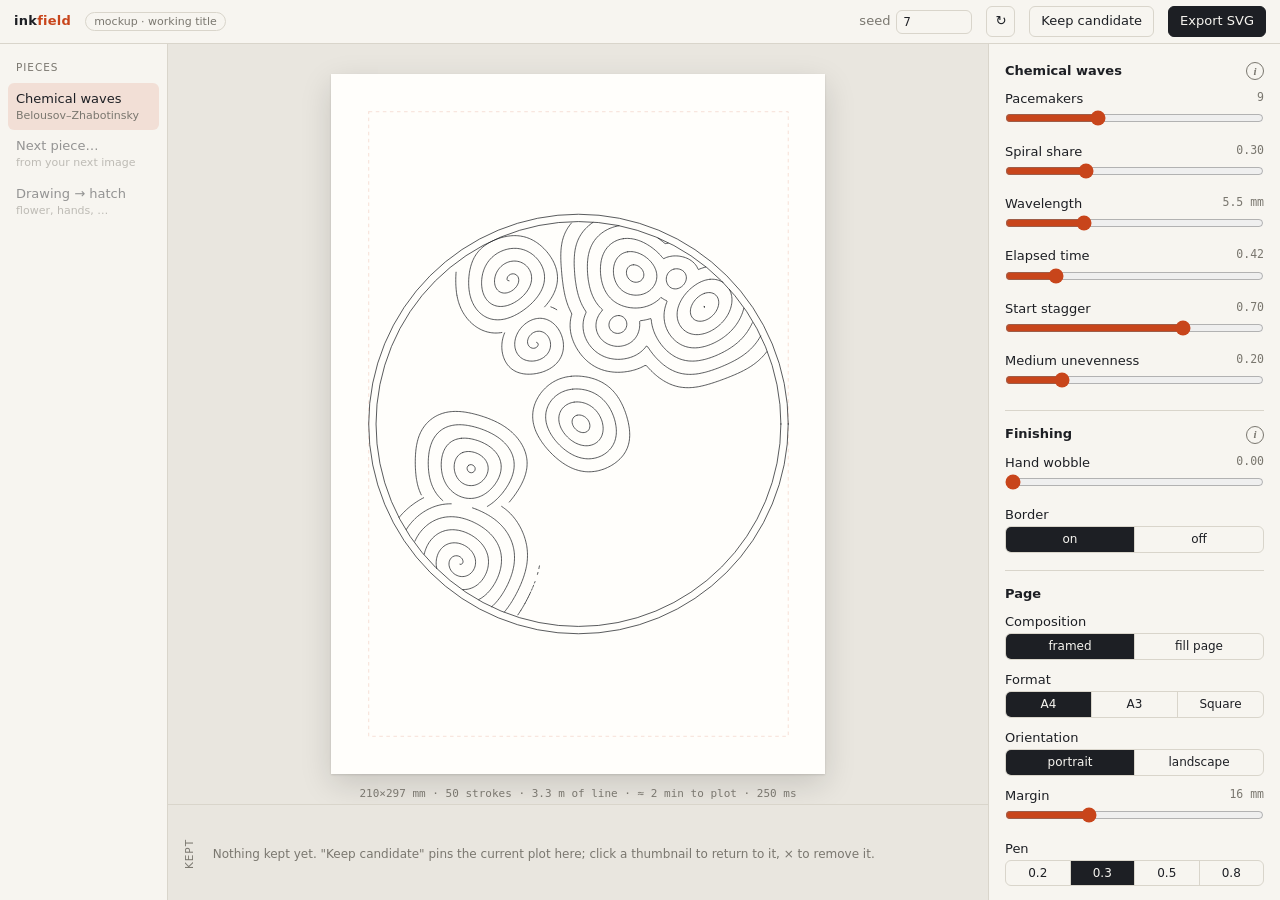
<file: docs/superpowers/specs/2026-11-10-inkfield-mockup.html>
<!DOCTYPE html>
<html lang="en">
<head>
<meta charset="utf-8">
<meta name="viewport" content="width=device-width, initial-scale=1">
<title>Studio mockup</title>
<style>
  :root {
    --desk: #e9e6df;
    --panel: #f7f5f0;
    --line: #d9d5cb;
    --ink: #1d1f24;
    --muted: #7a776f;
    --accent: #c8451b;
    --paper: #fffefb;
    --mono: ui-monospace, "JetBrains Mono", "SF Mono", Menlo, monospace;
  }
  @media (prefers-color-scheme: dark) {
    :root {
      --desk: #17181a; --panel: #1f2023; --line: #303236;
      --ink: #e8e6e1; --muted: #8d8a83; --accent: #ef6a3c; --paper: #f6f3ea;
    }
  }
  * { box-sizing: border-box; }
  html, body { height: 100%; margin: 0; }
  body {
    font: 13px/1.4 system-ui, -apple-system, "Segoe UI", sans-serif;
    color: var(--ink); background: var(--desk);
    display: grid;
    grid-template: 44px 1fr 96px / 168px 1fr 292px;
    grid-template-areas: "top top top" "rail stage panel" "rail tray panel";
  }
  button { font: inherit; color: inherit; cursor: pointer; }

  /* top bar */
  header {
    grid-area: top; display: flex; align-items: center; gap: 14px;
    padding: 0 14px; background: var(--panel); border-bottom: 1px solid var(--line);
  }
  .mark { font-weight: 650; letter-spacing: .02em; }
  .mark span { color: var(--accent); }
  .mocktag { font-size: 11px; color: var(--muted); border: 1px solid var(--line); border-radius: 99px; padding: 1px 8px; }
  .spacer { flex: 1; }
  .seed { display: flex; align-items: center; gap: 6px; color: var(--muted); }
  .seed input {
    width: 76px; font: 12px var(--mono); color: var(--ink); background: transparent;
    border: 1px solid var(--line); border-radius: 6px; padding: 4px 6px;
  }
  .btn {
    border: 1px solid var(--line); background: transparent; border-radius: 6px; padding: 5px 11px;
  }
  .btn:hover { border-color: var(--muted); }
  .btn.primary { background: var(--ink); color: var(--panel); border-color: var(--ink); }
  .btn.icon { padding: 5px 8px; }

  /* left rail */
  nav { grid-area: rail; background: var(--panel); border-right: 1px solid var(--line); padding: 12px 8px; overflow: auto; }
  .cap { font-size: 10.5px; letter-spacing: .09em; text-transform: uppercase; color: var(--muted); margin: 4px 8px 8px; }
  .piece { display: block; width: 100%; text-align: left; border: 0; background: none; padding: 7px 8px; border-radius: 6px; }
  .piece small { display: block; color: var(--muted); font-size: 11px; }
  .piece.on { background: color-mix(in srgb, var(--accent) 12%, transparent); }
  .piece.ghost { opacity: .45; cursor: default; }

  /* stage */
  main { grid-area: stage; position: relative; min: 0; overflow: hidden; display: grid; place-items: center; padding: 22px; }
  #paper { background: var(--paper); box-shadow: 0 1px 2px rgba(0,0,0,.12), 0 10px 30px rgba(0,0,0,.14); display: block; }
  .stats {
    position: absolute; left: 0; right: 0; bottom: 4px; text-align: center;
    font: 11px var(--mono); color: var(--muted);
  }

  /* candidates tray */
  footer { grid-area: tray; border-top: 1px solid var(--line); display: flex; align-items: center; gap: 10px; padding: 8px 14px; overflow-x: auto; }
  footer .cap { margin: 0 6px 0 0; writing-mode: vertical-rl; transform: rotate(180deg); }
  .thumb { height: 76px; background: var(--paper); border: 1px solid var(--line); border-radius: 4px; padding: 0; flex: none; }
  .thumb { position: relative; cursor: pointer; }
  .thumb:hover { border-color: var(--accent); }
  .thumb .del { position: absolute; top: -7px; right: -7px; width: 18px; height: 18px; border-radius: 50%; border: 0; padding: 0;
    background: var(--ink); color: var(--panel); font-size: 12px; line-height: 18px; display: none; }
  .thumb:hover .del { display: block; }
  footer { padding-top: 12px; overflow-y: hidden; }
  .thumb svg { height: 100%; display: block; }
  .empty { color: var(--muted); font-size: 12px; }

  /* right panel */
  aside { grid-area: panel; background: var(--panel); border-left: 1px solid var(--line); overflow: auto; padding: 4px 16px 24px; }
  section { padding: 14px 0 6px; border-bottom: 1px solid var(--line); }
  section:last-child { border: 0; }
  .sechead { display: flex; align-items: center; gap: 8px; margin-bottom: 10px; }
  .sechead h2 { font-size: 13px; margin: 0; font-weight: 600; flex: 1; }
  .info-btn {
    width: 18px; height: 18px; border-radius: 50%; border: 1px solid var(--muted); background: none;
    font: italic 600 11px Georgia, serif; color: var(--muted); padding: 0; line-height: 1;
  }
  .info-btn[aria-expanded="true"] { background: var(--ink); color: var(--panel); border-color: var(--ink); }
  .info { display: none; font-size: 12px; color: var(--muted); margin: 0 0 12px; padding: 9px 11px; border-left: 2px solid var(--accent); background: color-mix(in srgb, var(--ink) 4%, transparent); }
  .info.open { display: block; }
  .info code { font: 11px var(--mono); color: var(--ink); }

  .row { margin-bottom: 11px; }
  .row .lbl { display: flex; justify-content: space-between; margin-bottom: 2px; }
  .row .lbl output { font: 11.5px var(--mono); color: var(--muted); }
  input[type=range] { width: 100%; margin: 0; height: 16px; accent-color: var(--accent); }
  .seg { display: flex; border: 1px solid var(--line); border-radius: 6px; overflow: hidden; }
  .seg button { flex: 1; border: 0; background: none; padding: 4px 0; border-right: 1px solid var(--line); font-size: 12px; }
  .seg button:last-child { border: 0; }
  .seg button.on { background: var(--ink); color: var(--panel); }
</style>
</head>
<body>

<header>
  <div class="mark">ink<span>field</span></div>
  <span class="mocktag">mockup · working title</span>
  <div class="spacer"></div>
  <label class="seed">seed <input id="seed" type="number" value="7"></label>
  <button class="btn icon" id="dice" title="New random seed">↻</button>
  <button class="btn" id="keep">Keep candidate</button>
  <button class="btn primary" id="export">Export SVG</button>
</header>

<nav>
  <div class="cap">Pieces</div>
  <button class="piece on">Chemical waves<small>Belousov–Zhabotinsky</small></button>
  <button class="piece ghost">Next piece…<small>from your next image</small></button>
  <button class="piece ghost">Drawing → hatch<small>flower, hands, …</small></button>
</nav>

<main id="stage">
  <svg id="paper" xmlns="http://www.w3.org/2000/svg"></svg>
  <div class="stats" id="stats"></div>
</main>

<footer id="tray">
  <div class="cap">Kept</div>
  <span class="empty" id="empty">Nothing kept yet. "Keep candidate" pins the current plot here; click a thumbnail to return to it, × to remove it.</span>
</footer>

<aside id="panel"></aside>

<script>
/* ---------- controls are declared as data; the panel is built from this ---------- */
const SECTIONS = [
  { title: "Chemical waves", info:
    `Each <b>pacemaker</b> starts emitting waves at its own moment. A point in the dish is claimed by whichever wave reaches it first, so the medium is described by one field: <code>arrival(x) = min(delay + distance)</code>. Pen lines are the level curves of that field, one per <b>wavelength</b>. Spirals add a twist proportional to the angle around their core. Where two wave systems meet they cancel, which gives the cusped seams.`,
    rows: [
      { k: "sources", label: "Pacemakers", min: 1, max: 24, step: 1, v: 9 },
      { k: "spirals", label: "Spiral share", min: 0, max: 1, step: .01, v: .3 },
      { k: "lambda",  label: "Wavelength", min: 2, max: 14, step: .1, v: 5.5, unit: " mm" },
      { k: "age",     label: "Elapsed time", min: .08, max: 2, step: .01, v: .42 },
      { k: "stagger", label: "Start stagger", min: 0, max: 1, step: .01, v: .7 },
      { k: "uneven",  label: "Medium unevenness", min: 0, max: 1, step: .01, v: .2 },
    ]},
  { title: "Finishing", info:
    `Effects that work on any piece, because every piece hands over plain pen strokes.`,
    rows: [
      { k: "wobble", label: "Hand wobble", min: 0, max: 1, step: .01, v: 0 },
      { k: "rim", label: "Border", seg: ["on", "off"], v: "on" },
    ]},
  { title: "Page", rows: [
      { k: "frame", label: "Composition", seg: ["framed", "fill page"], v: "framed" },
      { k: "format", label: "Format", seg: ["A4", "A3", "Square"], v: "A4" },
      { k: "orient", label: "Orientation", seg: ["portrait", "landscape"], v: "portrait" },
      { k: "margin", label: "Margin", min: 5, max: 40, step: 1, v: 16, unit: " mm" },
      { k: "pen", label: "Pen", seg: ["0.2", "0.3", "0.5", "0.8"], v: "0.3" },
    ]},
];
const S = {};
const panel = document.getElementById("panel");
const widgets = {};

for (const sec of SECTIONS) {
  const el = document.createElement("section");
  el.innerHTML = `<div class="sechead"><h2>${sec.title}</h2>${sec.info ? '<button class="info-btn" aria-expanded="false" title="About">i</button>' : ""}</div>${sec.info ? `<p class="info">${sec.info}</p>` : ""}`;
  const ib = el.querySelector(".info-btn");
  if (ib) ib.onclick = () => { const open = el.querySelector(".info").classList.toggle("open"); ib.setAttribute("aria-expanded", open); };
  for (const r of sec.rows) {
    S[r.k] = r.v;
    const row = document.createElement("div"); row.className = "row";
    if (r.seg) {
      row.innerHTML = `<div class="lbl"><span>${r.label}</span></div><div class="seg">${r.seg.map(o => `<button data-v="${o}">${o}</button>`).join("")}</div>`;
      const sync = () => row.querySelectorAll("button").forEach(b => b.classList.toggle("on", b.dataset.v === S[r.k]));
      row.querySelectorAll("button").forEach(b => b.onclick = () => { S[r.k] = b.dataset.v; sync(); schedule(); });
      widgets[r.k] = sync; sync();
    } else {
      row.innerHTML = `<div class="lbl"><span>${r.label}</span><output></output></div><input type="range" min="${r.min}" max="${r.max}" step="${r.step}">`;
      const inp = row.querySelector("input"), out = row.querySelector("output");
      const sync = () => { inp.value = S[r.k]; out.textContent = (+S[r.k]).toFixed(r.step < 1 ? (r.step < .1 ? 2 : 1) : 0) + (r.unit || ""); };
      inp.oninput = () => { S[r.k] = +inp.value; sync(); schedule(); };
      widgets[r.k] = sync; sync();
    }
    el.appendChild(row);
  }
  panel.appendChild(el);
}

/* ---------- the piece (throwaway sketch of the arrival-time idea) ---------- */
function rng(seed) { let a = seed >>> 0; return () => { a |= 0; a = a + 0x6D2B79F5 | 0; let t = Math.imul(a ^ a >>> 15, 1 | a); t = t + Math.imul(t ^ t >>> 7, 61 | t) ^ t; return ((t ^ t >>> 14) >>> 0) / 4294967296; }; }

function pageSize() {
  let [w, h] = { A4: [210, 297], A3: [297, 420], Square: [250, 250] }[S.format];
  if (S.orient === "landscape") [w, h] = [h, w];
  return [w, h];
}

function generate(seed) {
  const [W, H] = pageSize();
  const cx = W / 2, cy = H / 2;
  const R = Math.min(W, H) / 2 - S.margin;
  const rimGap = S.rim === "on" ? R * 0.035 : 0;
  const Rd = R - rimGap;                     // radius of the drawable medium
  const rand = rng(seed * 7919 + 13);
  const lam = S.lambda, age = S.age * Rd;

  // region the medium occupies: a dish, or the whole page inside the margin
  const fill = S.frame === "fill page";
  const bx = fill ? S.margin + rimGap : cx - Rd, by = fill ? S.margin + rimGap : cy - Rd;
  const bw = fill ? W - 2 * bx : 2 * Rd, bh = fill ? H - 2 * by : 2 * Rd;
  const inside = fill ? (x, y) => x >= bx && x <= bx + bw && y >= by && y <= by + bh
                      : (x, y) => Math.hypot(x - cx, y - cy) <= Rd;
  const src = [];
  for (let i = 0; i < S.sources; i++) {
    const r1 = rand(), r2 = rand();
    const a = r1 * 6.2832, r = Math.sqrt(r2) * Rd * 0.92;
    src.push({ x: fill ? bx + r1 * bw : cx + r * Math.cos(a), y: fill ? by + r2 * bh : cy + r * Math.sin(a),
      delay: rand() * S.stagger * age, spiral: rand() < S.spirals,
      chir: rand() < .5 ? 1 : -1, ph: rand() });
  }
  const wa = S.uneven * lam * 1.2, k1 = 6.2832 / (Rd * .9), k2 = 6.2832 / (Rd * .47);
  const p1 = rand() * 6.28, p2 = rand() * 6.28, p3 = rand() * 6.28, p4 = rand() * 6.28;

  const cell = Math.min(bw, bh) / 280, nx = Math.ceil(bw / cell), ny = Math.ceil(bh / cell);
  const x0 = bx, y0 = by, dx = bw / nx, dy = bh / ny, m = nx + 1, my = ny + 1;
  const F = new Float32Array(m * my), G = new Float32Array(m * my), UB = new Float32Array(m * my);
  const WN = new Int16Array(m * my);
  for (let j = 0; j < my; j++) for (let i = 0; i < m; i++) {
    const px = x0 + i * dx, py = y0 + j * dy;
    const qx = px + wa * (Math.sin(k1 * py + p1) + .5 * Math.sin(k2 * py + p2));
    const qy = py + wa * (Math.sin(k1 * px + p3) + .5 * Math.sin(k2 * px + p4));
    let best = 1e9, bi = 0;
    for (let s = 0; s < src.length; s++) {
      const t = src[s].delay + Math.hypot(qx - src[s].x, qy - src[s].y);
      if (t < best) { best = t; bi = s; }
    }
    const s = src[bi], ub = (age - best) / lam;
    let u = ub;
    if (s.spiral) u += s.chir * Math.atan2(qy - s.y, qx - s.x) / 6.2832 + s.ph;
    const id = j * m + i;
    F[id] = Math.sin(6.2832 * u); G[id] = Math.cos(6.2832 * u); UB[id] = ub; WN[id] = s.spiral ? bi + 1 : 0;
  }

  // marching squares on F = 0 (only the G > 0 crossing: one line per wavelength)
  const TAB = { 1: [[3, 0]], 2: [[0, 1]], 3: [[3, 1]], 4: [[1, 2]], 5: [[3, 0], [1, 2]], 6: [[0, 2]], 7: [[3, 2]],
    8: [[2, 3]], 9: [[0, 2]], 10: [[0, 1], [2, 3]], 11: [[1, 2]], 12: [[3, 1]], 13: [[0, 1]], 14: [[3, 0]] };
  const segs = [], at = new Map();
  const push = (key, si) => { const l = at.get(key); l ? l.push(si) : at.set(key, [si]); };
  for (let j = 0; j < ny; j++) for (let i = 0; i < nx; i++) {
    const a = j * m + i, b = a + 1, c = a + m + 1, e = a + m;
    if (G[a] <= 0 || G[b] <= 0 || G[c] <= 0 || G[e] <= 0) continue;
    if (UB[a] < -.5 || UB[b] < -.5 || UB[c] < -.5 || UB[e] < -.5) continue;
    if ((WN[a] | WN[b] | WN[c] | WN[e]) && !(WN[a] === WN[b] && WN[b] === WN[c] && WN[c] === WN[e])) continue;
    const idx = (F[a] > 0) | (F[b] > 0) << 1 | (F[c] > 0) << 2 | (F[e] > 0) << 3;
    const t = TAB[idx]; if (!t) continue;
    const X = x0 + i * dx, Y = y0 + j * dy;
    const edge = q => {
      if (q === 0) { const f = F[a] / (F[a] - F[b]); return [a * 2, X + f * dx, Y]; }
      if (q === 1) { const f = F[b] / (F[b] - F[c]); return [b * 2 + 1, X + dx, Y + f * dy]; }
      if (q === 2) { const f = F[e] / (F[e] - F[c]); return [e * 2, X + f * dx, Y + dy]; }
      const f = F[a] / (F[a] - F[e]); return [a * 2 + 1, X, Y + f * dy];
    };
    for (const [qa, qb] of t) {
      const A = edge(qa), B = edge(qb), si = segs.length;
      segs.push([A, B]); push(A[0], si); push(B[0], si);
    }
  }
  // chain segments into polylines
  const used = new Uint8Array(segs.length), lines = [];
  const walk = (key, out) => {
    for (;;) {
      const l = at.get(key); let nx = -1;
      for (const si of l) if (!used[si]) { nx = si; break; }
      if (nx < 0) return;
      used[nx] = 1;
      const [A, B] = segs[nx], far = A[0] === key ? B : A;
      out.push([far[1], far[2]]); key = far[0];
    }
  };
  for (let si = 0; si < segs.length; si++) {
    if (used[si]) continue; used[si] = 1;
    const [A, B] = segs[si];
    const fwd = [[B[1], B[2]]]; walk(B[0], fwd);
    const back = [[A[1], A[2]]]; walk(A[0], back);
    lines.push(back.reverse().concat(fwd));
  }
  // finishing: wobble, then clip to the dish
  const wb = S.wobble * 1.1, out = [];
  for (const ln of lines) {
    let cur = [];
    for (let [x, y] of ln) {
      if (wb) { x += wb * Math.sin(x * .83 + y * 1.31); y += wb * Math.cos(x * 1.07 - y * .71); }
      if (inside(x, y)) cur.push([x, y]);
      else { if (cur.length > 2) out.push(cur); cur = []; }
    }
    if (cur.length > 2) out.push(cur);
  }
  return { W, H, cx, cy, R, Rd, fill, bx, by, bw, bh, lines: out };
}

/* ---------- preview / export ---------- */
const paper = document.getElementById("paper"), stage = document.getElementById("stage");
let last = null;

function svgBody(g, forExport) {
  let len = 0;
  const d = g.lines.map(l => {
    for (let i = 1; i < l.length; i++) len += Math.hypot(l[i][0] - l[i - 1][0], l[i][1] - l[i - 1][1]);
    return "M" + l.map(p => p[0].toFixed(2) + " " + p[1].toFixed(2)).join("L");
  }).join("");
  let rim = "";
  if (S.rim === "on") {
    if (g.fill) {
      const m = S.margin;
      rim = `<rect x="${g.bx.toFixed(2)}" y="${g.by.toFixed(2)}" width="${g.bw.toFixed(2)}" height="${g.bh.toFixed(2)}"/><rect x="${m}" y="${m}" width="${g.W - 2 * m}" height="${g.H - 2 * m}"/>`;
      len += 2 * (g.bw + g.bh) + 2 * (g.W + g.H - 4 * m);
    } else {
      rim = `<circle cx="${g.cx}" cy="${g.cy}" r="${g.Rd.toFixed(2)}"/><circle cx="${g.cx}" cy="${g.cy}" r="${g.R.toFixed(2)}"/>`;
      len += 6.2832 * (g.R + g.Rd);
    }
  }
  const guide = forExport ? "" : `<rect x="${S.margin}" y="${S.margin}" width="${g.W - 2 * S.margin}" height="${g.H - 2 * S.margin}" fill="none" stroke="#c8451b" stroke-opacity=".28" stroke-width=".25" stroke-dasharray="1.5 1.5"/>`;
  g.len = len; g.count = g.lines.length + (S.rim === "on" ? 2 : 0);
  return `${guide}<g fill="none" stroke="#15171c" stroke-width="${S.pen}" stroke-linecap="round" stroke-linejoin="round">${rim}<path d="${d}"/></g>`;
}

function fit() {
  if (!last) return;
  const k = Math.min((stage.clientWidth - 44) / last.W, (stage.clientHeight - 60) / last.H);
  paper.style.width = last.W * k + "px"; paper.style.height = last.H * k + "px";
}

function render() {
  const t0 = performance.now();
  const g = generate(+document.getElementById("seed").value || 0);
  last = g;
  paper.setAttribute("viewBox", `0 0 ${g.W} ${g.H}`);
  paper.innerHTML = svgBody(g, false);
  fit();
  const mins = (g.len / 28 + g.count * .45) / 60;
  document.getElementById("stats").textContent =
    `${g.W}×${g.H} mm · ${g.count} strokes · ${(g.len / 1000).toFixed(1)} m of line · ≈ ${mins.toFixed(0)} min to plot · ${(performance.now() - t0).toFixed(0)} ms`;
}
let pending = false;
function schedule() { if (pending) return; pending = true; requestAnimationFrame(() => { pending = false; render(); }); }
addEventListener("resize", fit);

const seedEl = document.getElementById("seed");
seedEl.oninput = schedule;
document.getElementById("dice").onclick = () => { seedEl.value = Math.floor(Math.random() * 99999); schedule(); };

document.getElementById("keep").onclick = () => {
  document.getElementById("empty")?.remove();
  const snap = { ...S }, seed = seedEl.value;
  const b = document.createElement("div"); b.className = "thumb"; b.title = "seed " + seed;
  b.innerHTML = `<svg viewBox="0 0 ${last.W} ${last.H}">${svgBody(last, true)}</svg><button class="del" title="Remove">×</button>`;
  b.querySelector(".del").onclick = ev => { ev.stopPropagation(); b.remove(); };
  b.onclick = () => { Object.assign(S, snap); seedEl.value = seed; for (const k in widgets) widgets[k](); schedule(); };
  document.getElementById("tray").appendChild(b);
};

document.getElementById("export").onclick = () => {
  const g = last;
  const svg = `<svg xmlns="http://www.w3.org/2000/svg" width="${g.W}mm" height="${g.H}mm" viewBox="0 0 ${g.W} ${g.H}">${svgBody(g, true)}</svg>`;
  const a = document.createElement("a");
  a.href = URL.createObjectURL(new Blob([svg], { type: "image/svg+xml" }));
  a.download = `chemical-waves-seed${seedEl.value}.svg`; a.click();
};

render();
</script>
</body>
</html>
</file>
